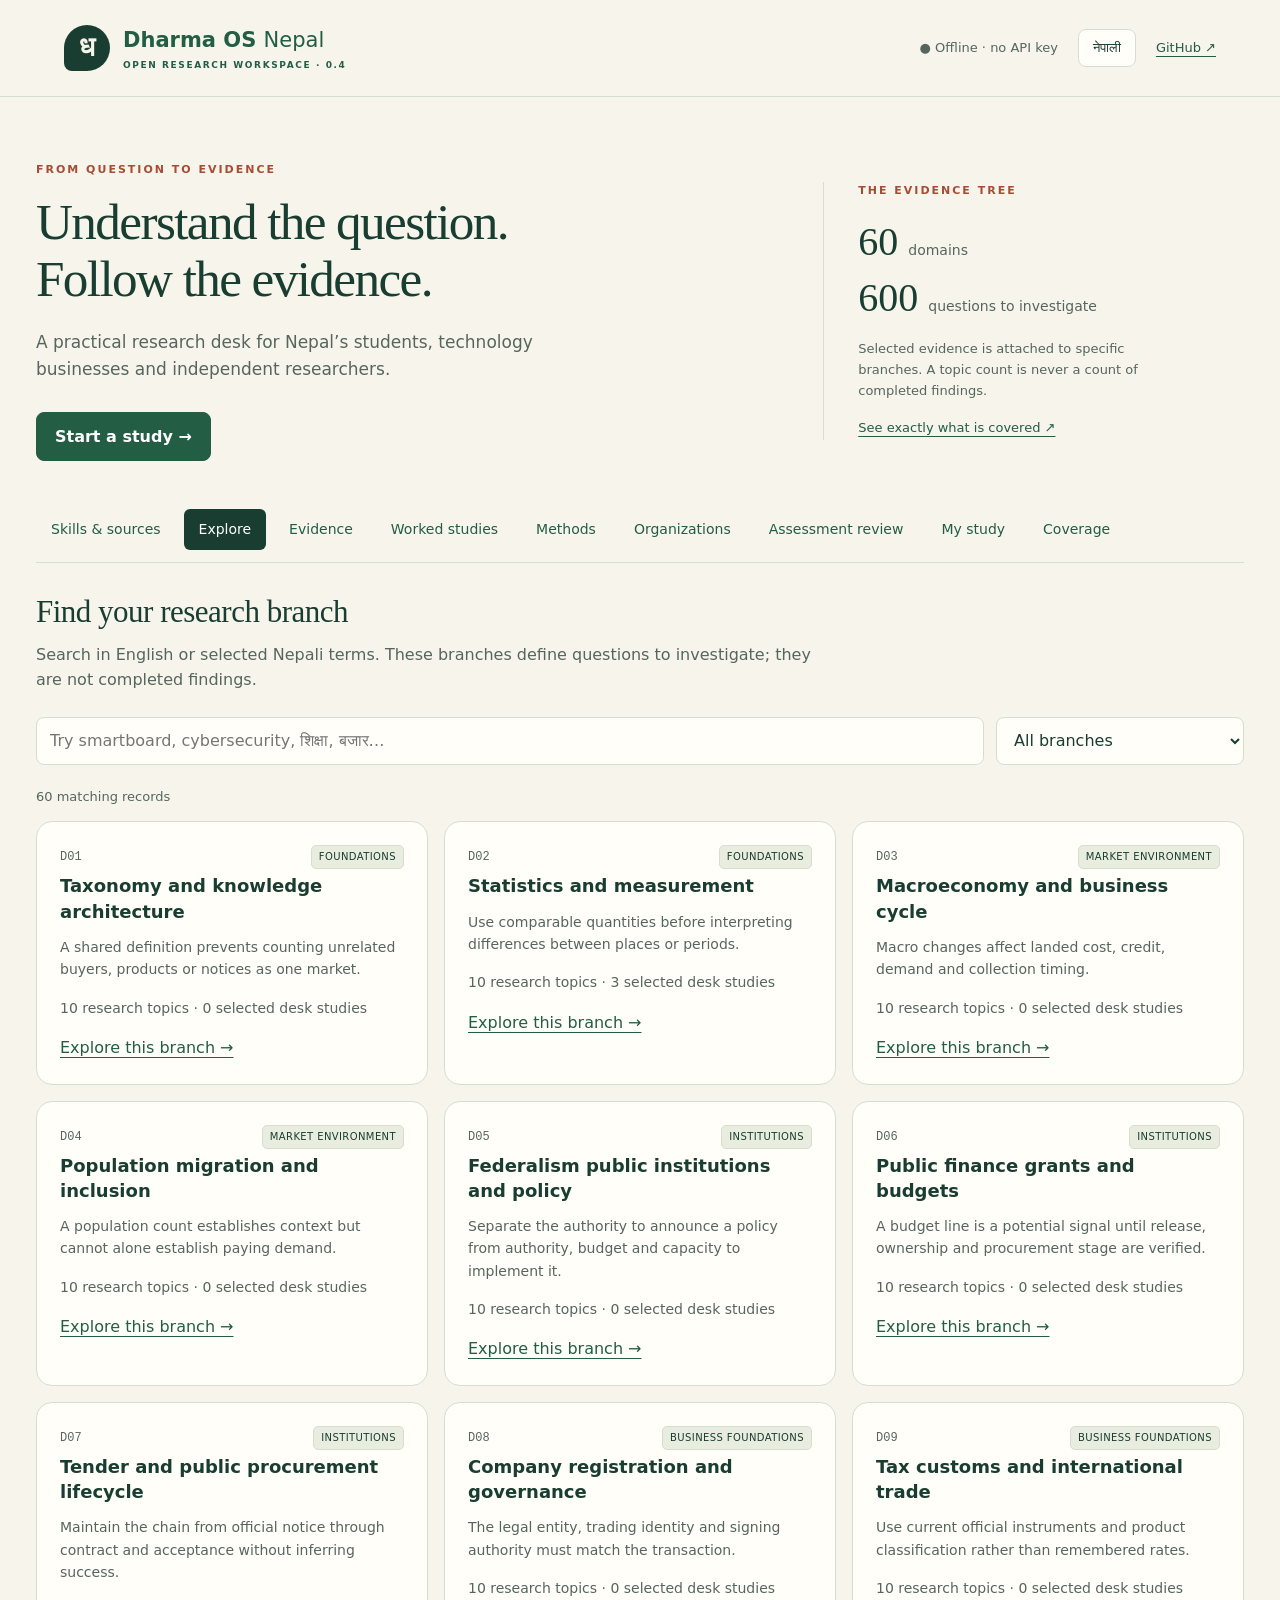
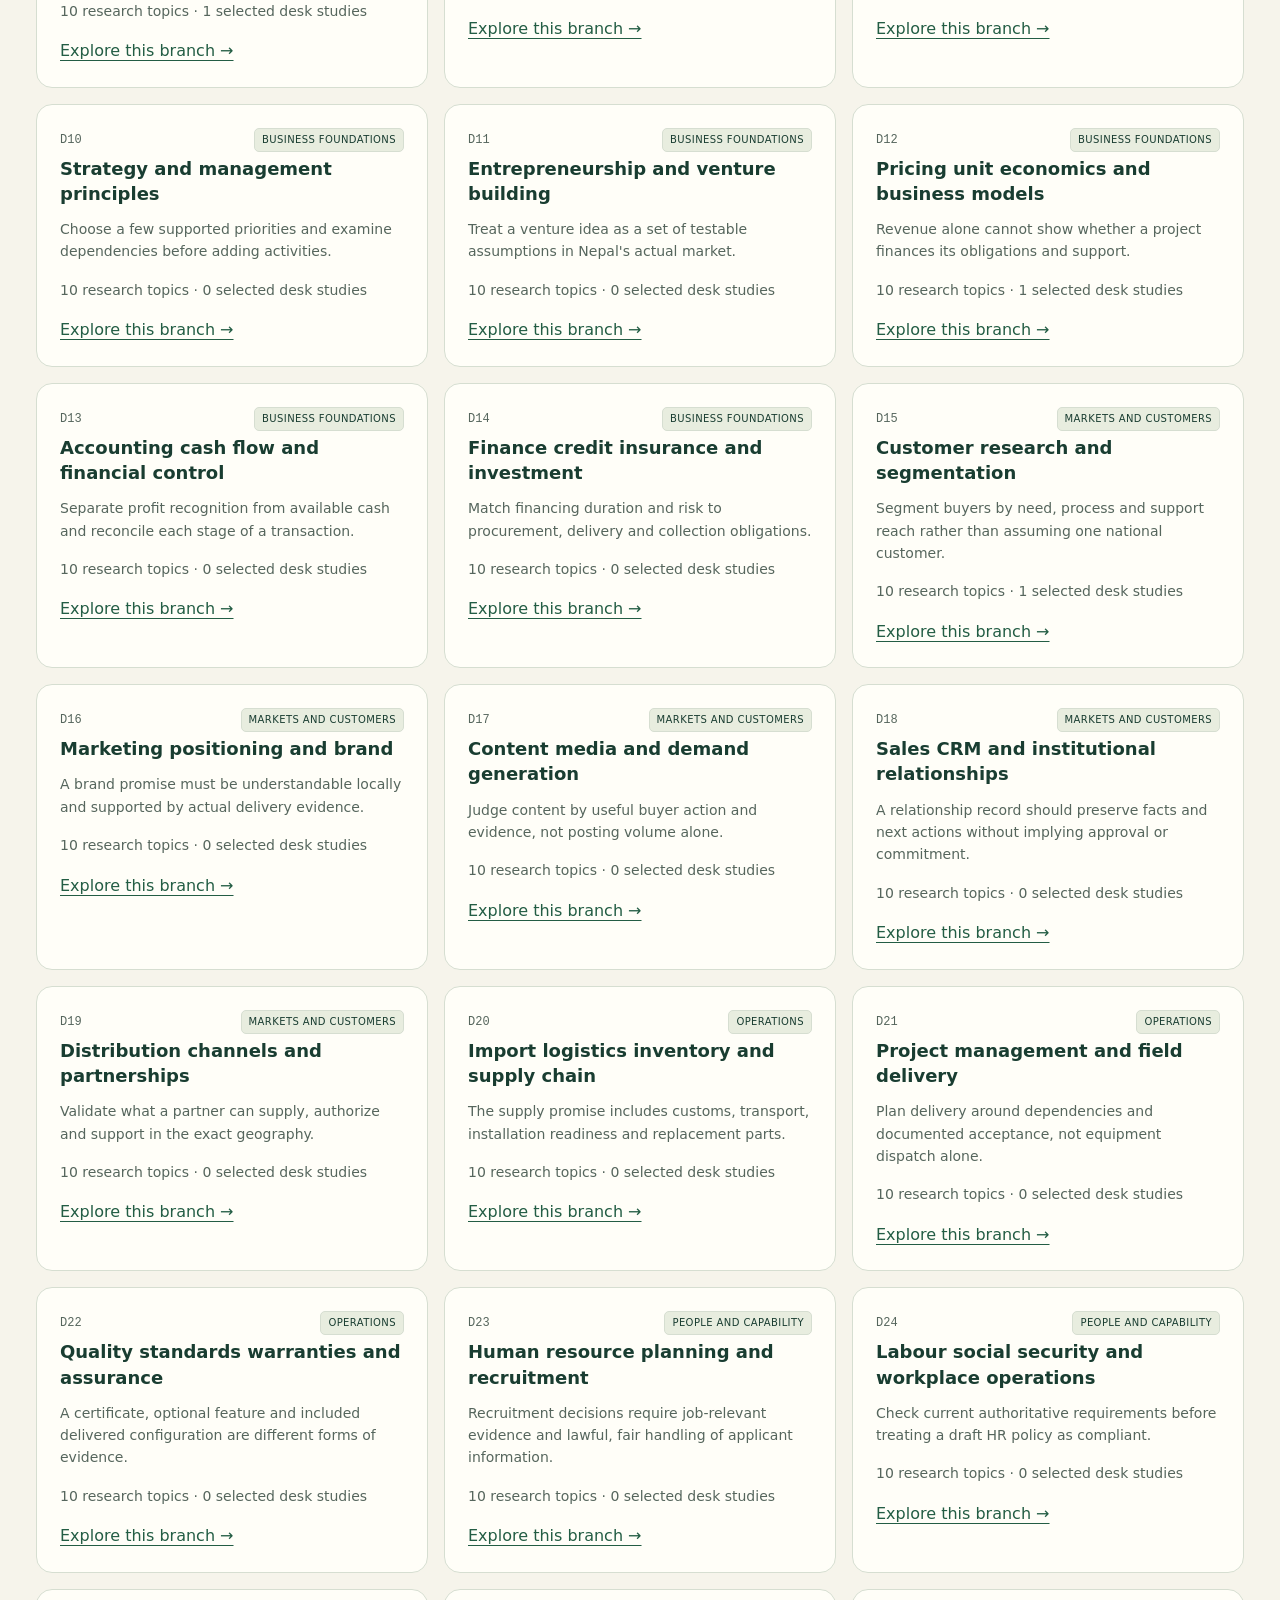
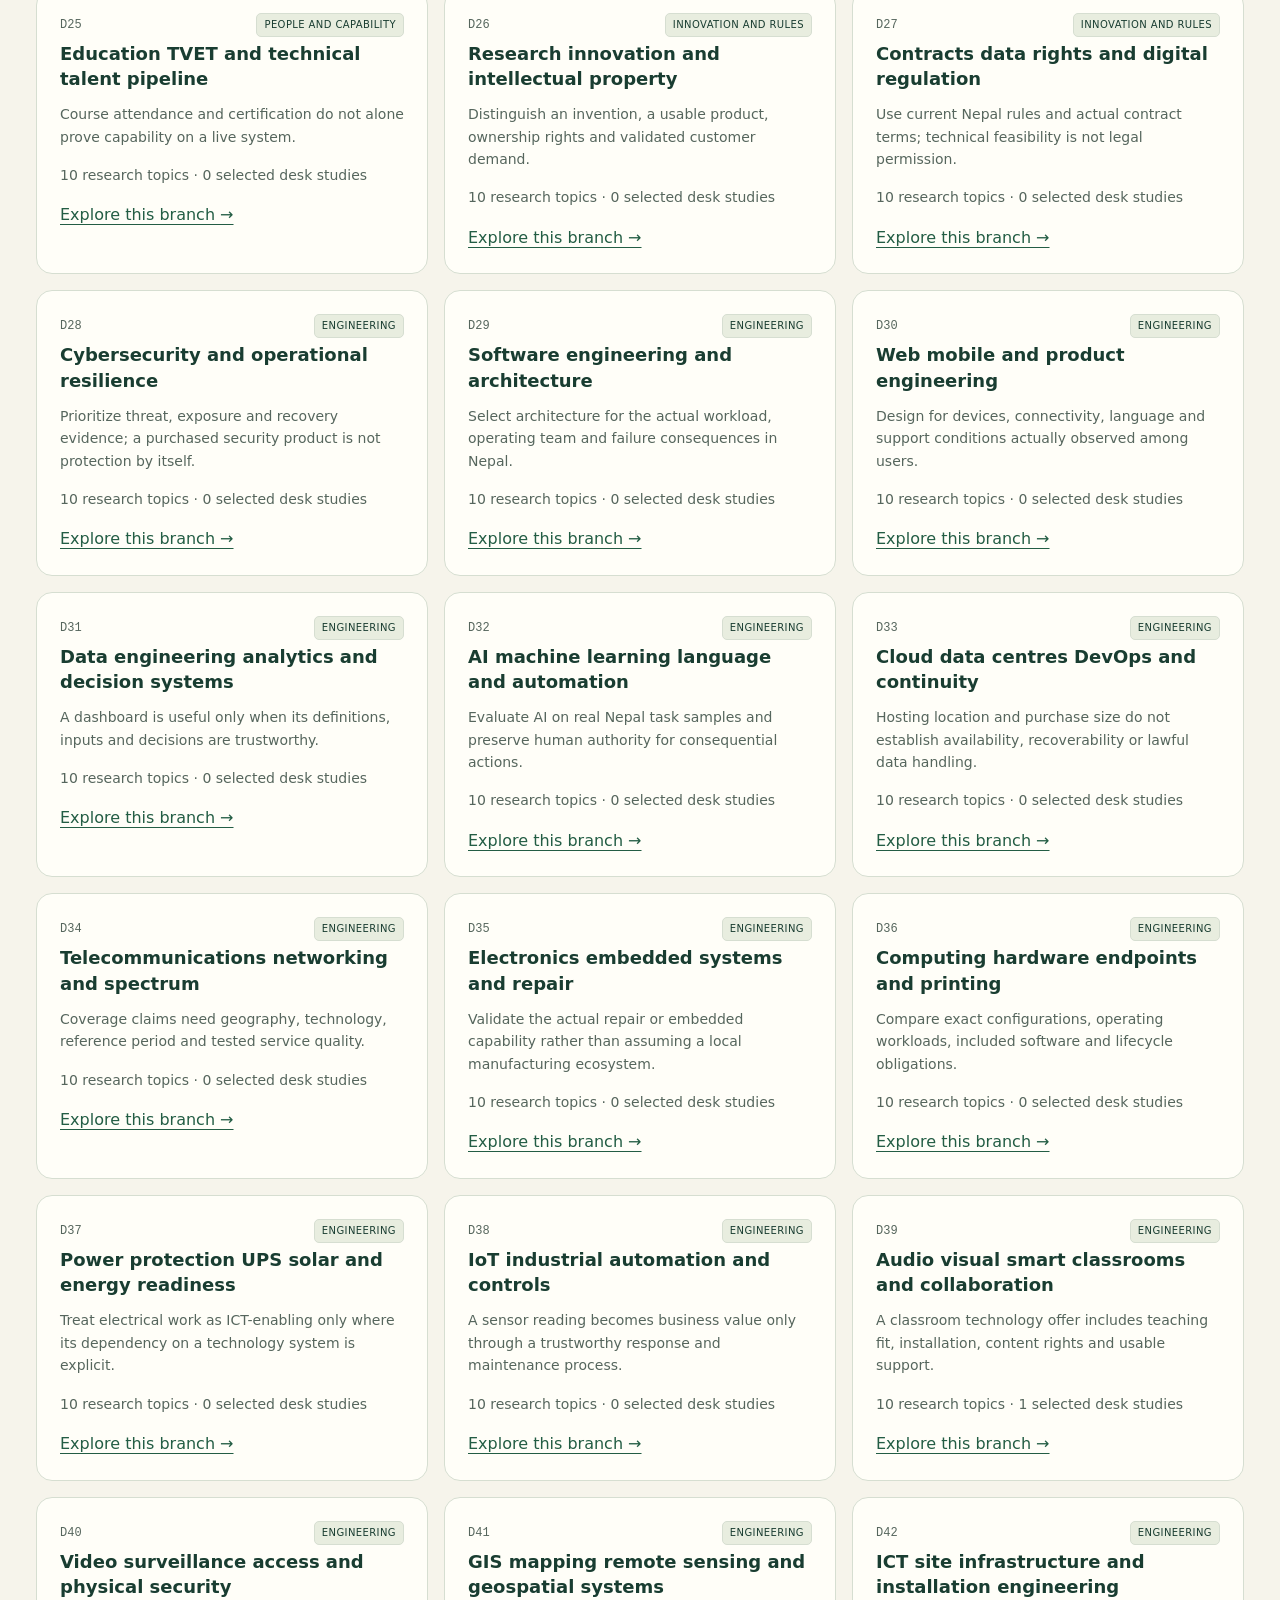
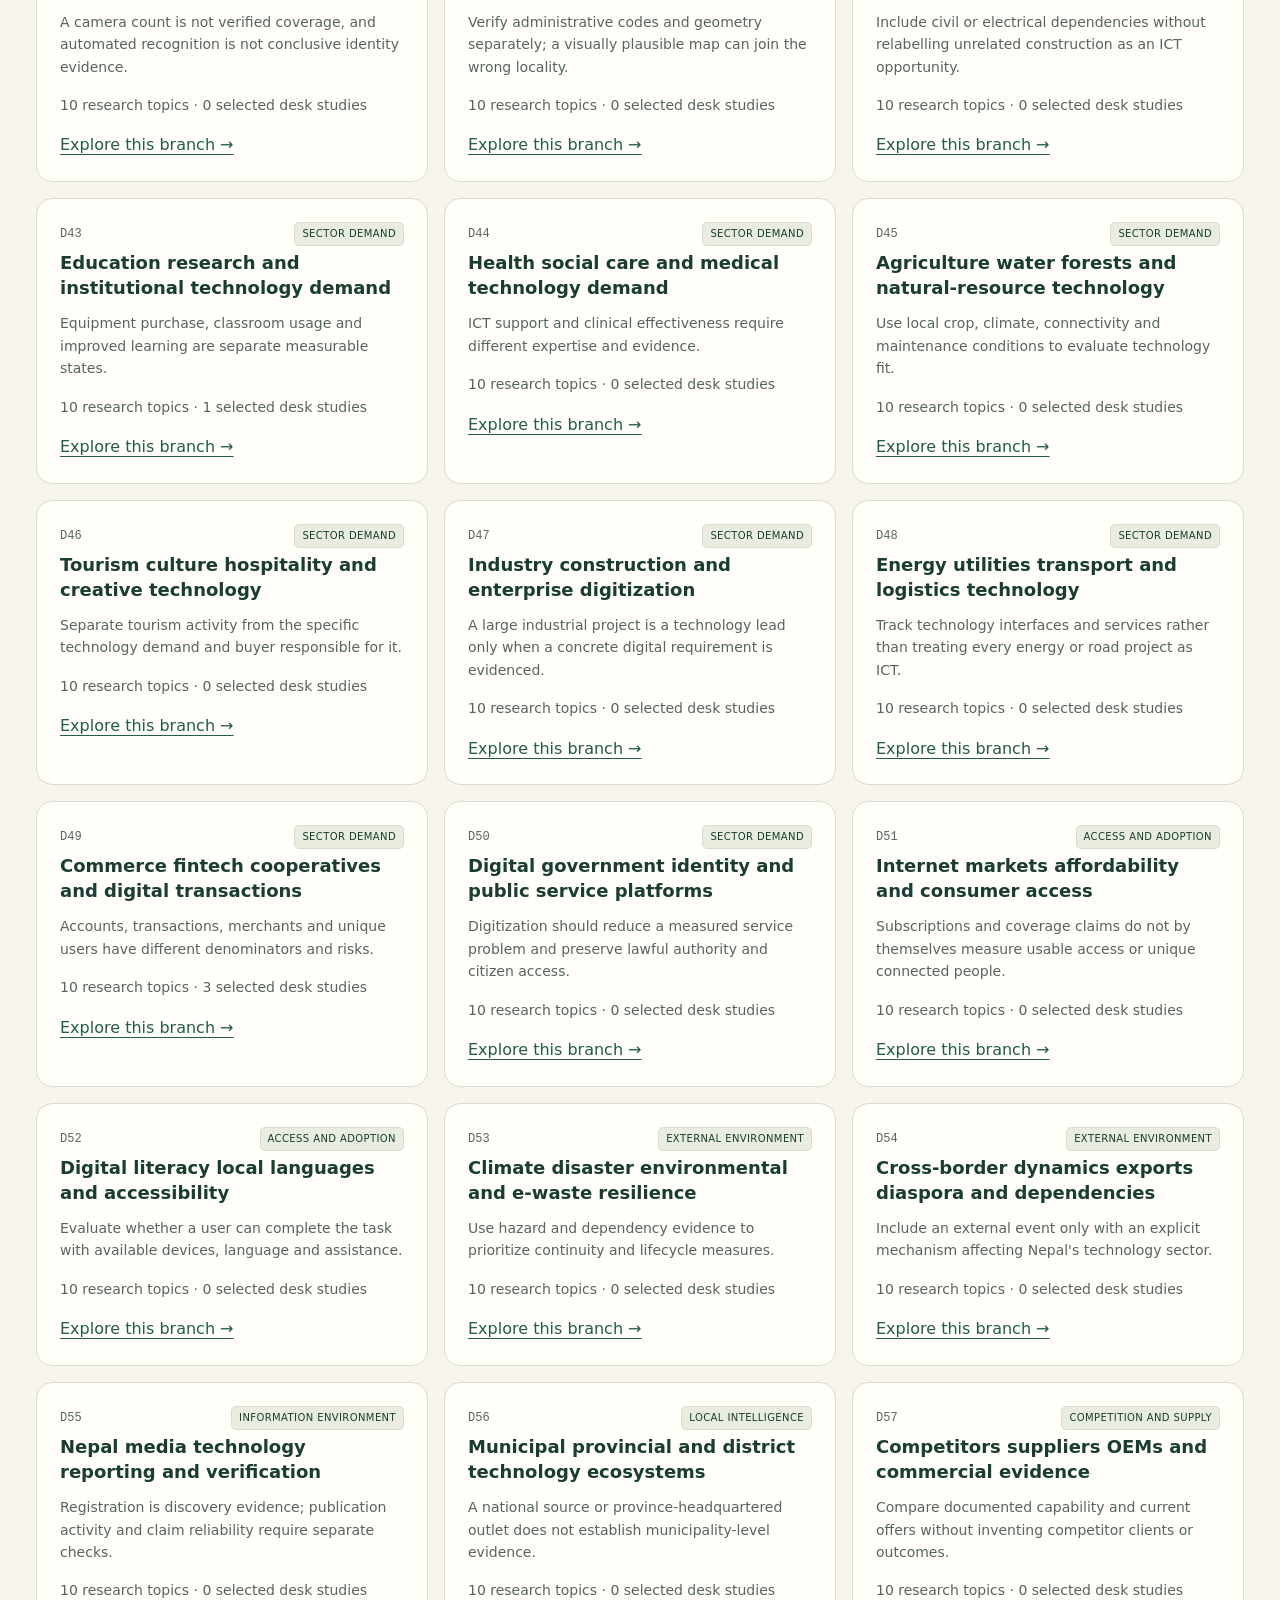
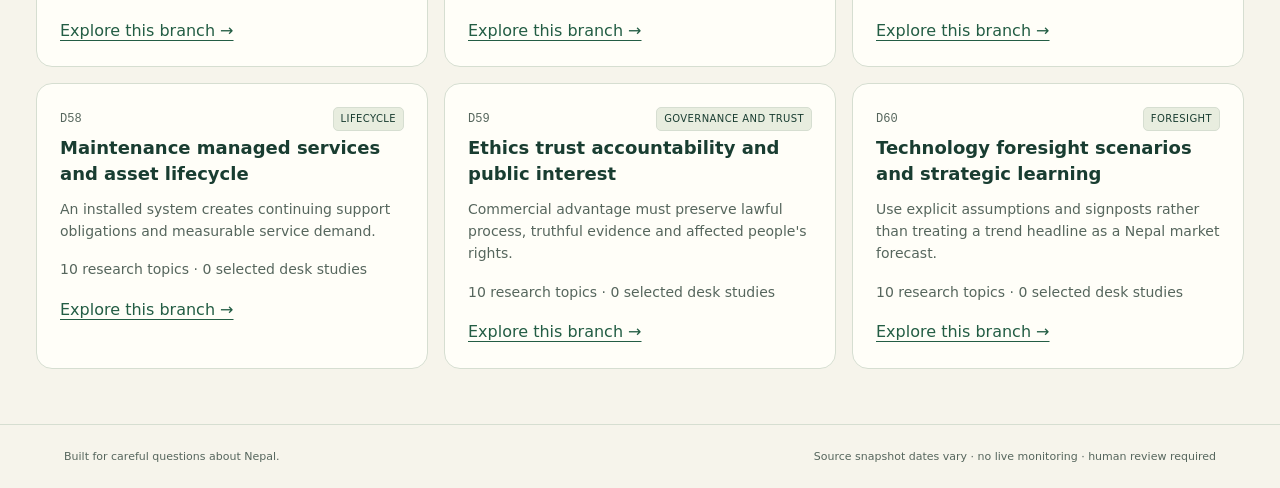
<file: web/index.html>
<!doctype html>
<html lang="en">
<head>
  <meta charset="utf-8"><meta name="viewport" content="width=device-width,initial-scale=1">
  <meta name="description" content="Explore Nepal technology research, check evidence, and build a reproducible study. Works offline without an API key.">
  <meta http-equiv="Content-Security-Policy" content="default-src 'self' file:; script-src 'self' file:; style-src 'self' file:; img-src 'self' file: data:; connect-src 'none'; object-src 'none'; base-uri 'none'; form-action 'none'">
  <title>Dharma OS Nepal · Research workspace</title>
  <link rel="stylesheet" href="style.css">
  <script defer src="catalog.js"></script><script defer src="core.js"></script><script defer src="assessment-core.js"></script><script defer src="assessment.js"></script><script defer src="app.js"></script>
</head>
<body>
  <a class="skip" href="#content">Skip to research</a>
  <header><a class="brand" href="#explore"><span class="mark" aria-hidden="true">ध</span><span>Dharma OS <b>Nepal</b><small>OPEN RESEARCH WORKSPACE · 0.4</small></span></a><div class="header-actions"><span class="offline">● Offline · no API key</span><button id="language" type="button" aria-label="Switch interface language">नेपाली</button><a href="https://github.com/Aryalmilan-max/dharma-os-nepal" target="_blank" rel="noopener noreferrer">GitHub ↗</a></div></header>
  <main>
    <section class="hero"><div><p class="eyebrow" data-en="FROM QUESTION TO EVIDENCE" data-ne="प्रश्नदेखि प्रमाणसम्म">FROM QUESTION TO EVIDENCE</p><h1 data-en="Understand the question.&#10;Follow the evidence." data-ne="प्रश्न बुझ्नुहोस्।&#10;प्रमाण पछ्याउनुहोस्।">Understand the question.&#10;Follow the evidence.</h1><p class="intro" data-en="A practical research desk for Nepal’s students, technology businesses and independent researchers." data-ne="नेपालका विद्यार्थी, प्रविधि व्यवसाय र स्वतन्त्र अनुसन्धानकर्ताका लागि अनुसन्धान कार्यस्थान।">A practical research desk for Nepal’s students, technology businesses and independent researchers.</p><a class="primary" href="#workspace" data-en="Start a study →" data-ne="अध्ययन सुरु गर्नुहोस् →">Start a study →</a></div><aside class="hero-note"><p class="eyebrow">THE EVIDENCE TREE</p><strong>60 <span>domains</span></strong><strong>600 <span>questions to investigate</span></strong><p>Selected evidence is attached to specific branches. A topic count is never a count of completed findings.</p><a href="#coverage">See exactly what is covered ↗</a></aside></section>
    <nav aria-label="Research sections"><a href="library.html">Skills &amp; sources</a><a href="#explore" data-en="Explore" data-ne="खोज्नुहोस्">Explore</a><a href="#evidence" data-en="Evidence" data-ne="प्रमाण">Evidence</a><a href="#studies" data-en="Worked studies" data-ne="अध्ययन उदाहरण">Worked studies</a><a href="#methods" data-en="Methods" data-ne="विधि">Methods</a><a href="#organizations" data-en="Organizations" data-ne="संस्थाका आवश्यकता">Organizations</a><a href="#review" data-en="Assessment review" data-ne="संस्था समीक्षा">Assessment review</a><a href="#workspace" data-en="My study" data-ne="मेरो अध्ययन">My study</a><a href="#coverage" data-en="Coverage" data-ne="अध्ययनको सीमा">Coverage</a></nav>
    <section id="content" tabindex="-1"><div id="view"></div></section>
    <noscript><p>This offline interface needs JavaScript. Read <a href="../README.md">README.md</a> and the linked Markdown studies, or use the Python helper.</p></noscript>
  </main>
  <footer><span>Built for careful questions about Nepal.</span><span>Source snapshot dates vary · no live monitoring · human review required</span></footer>
</body>
</html>
</file>
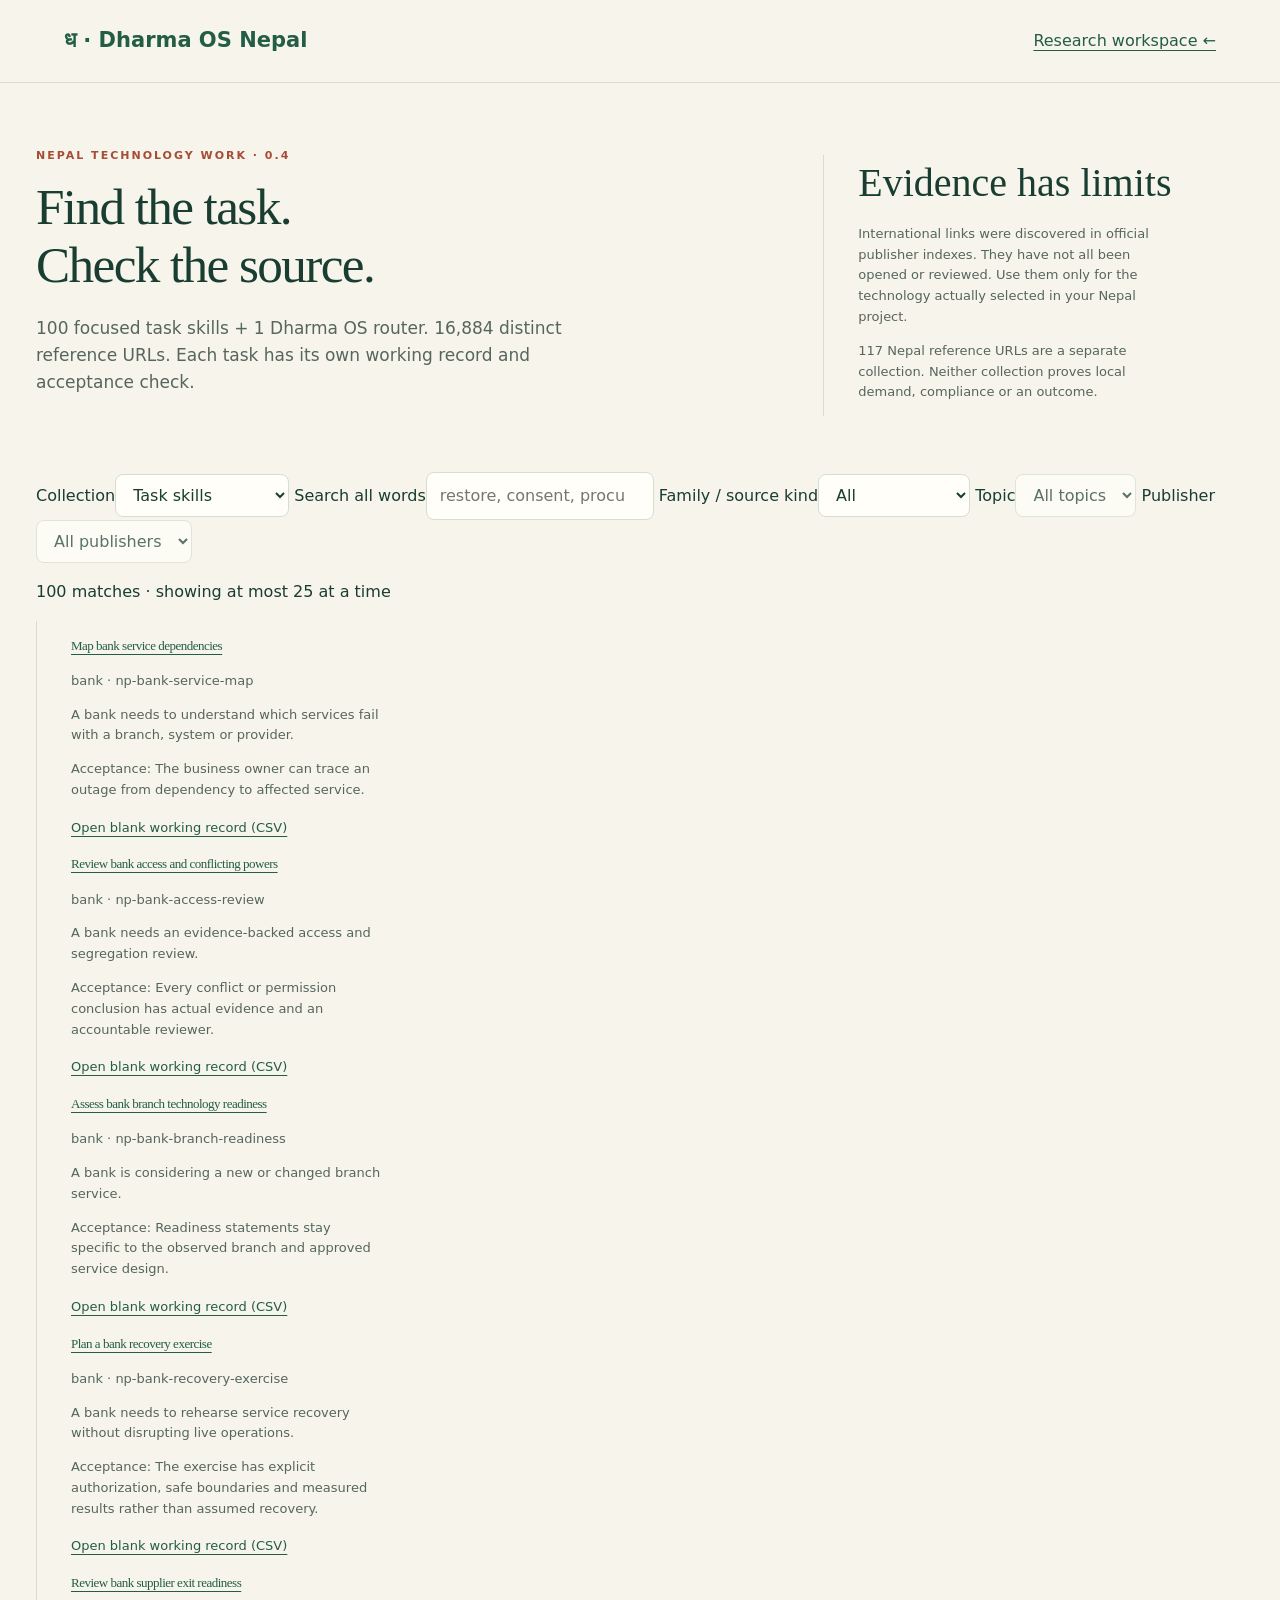
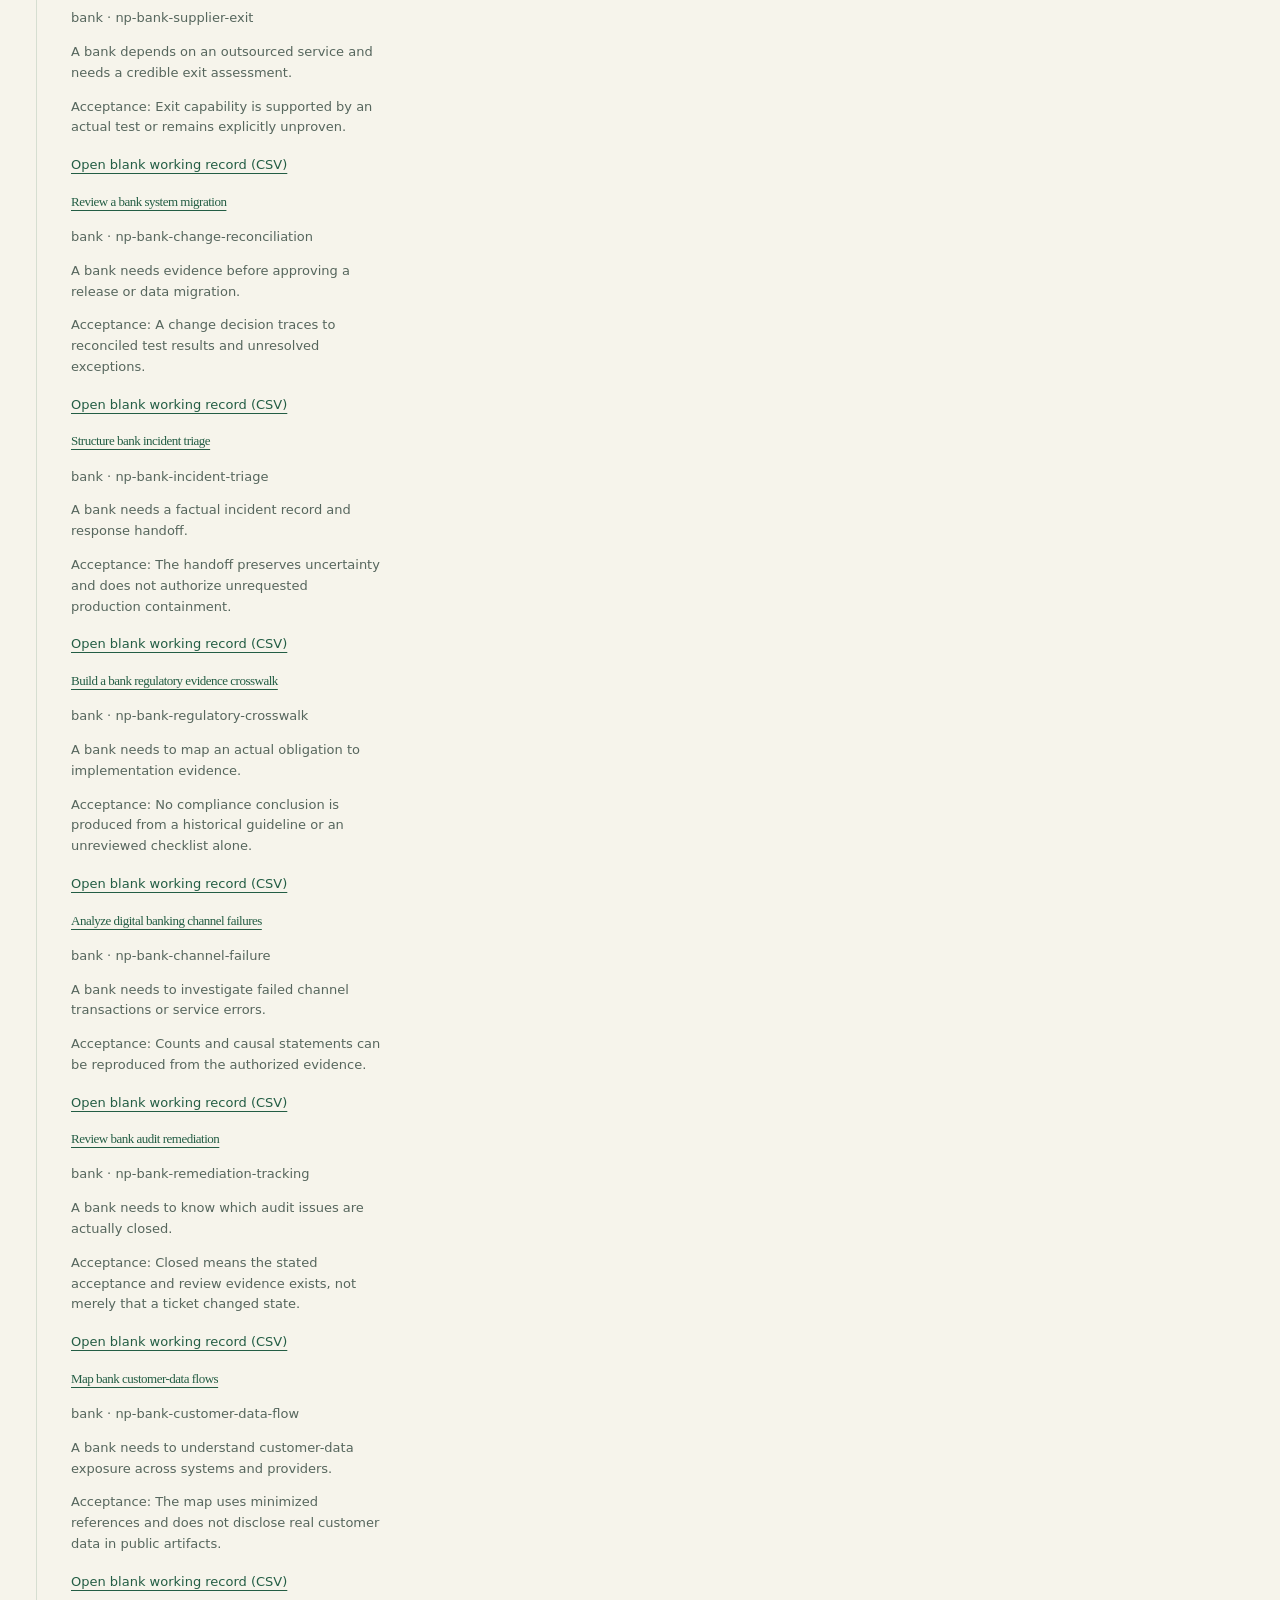
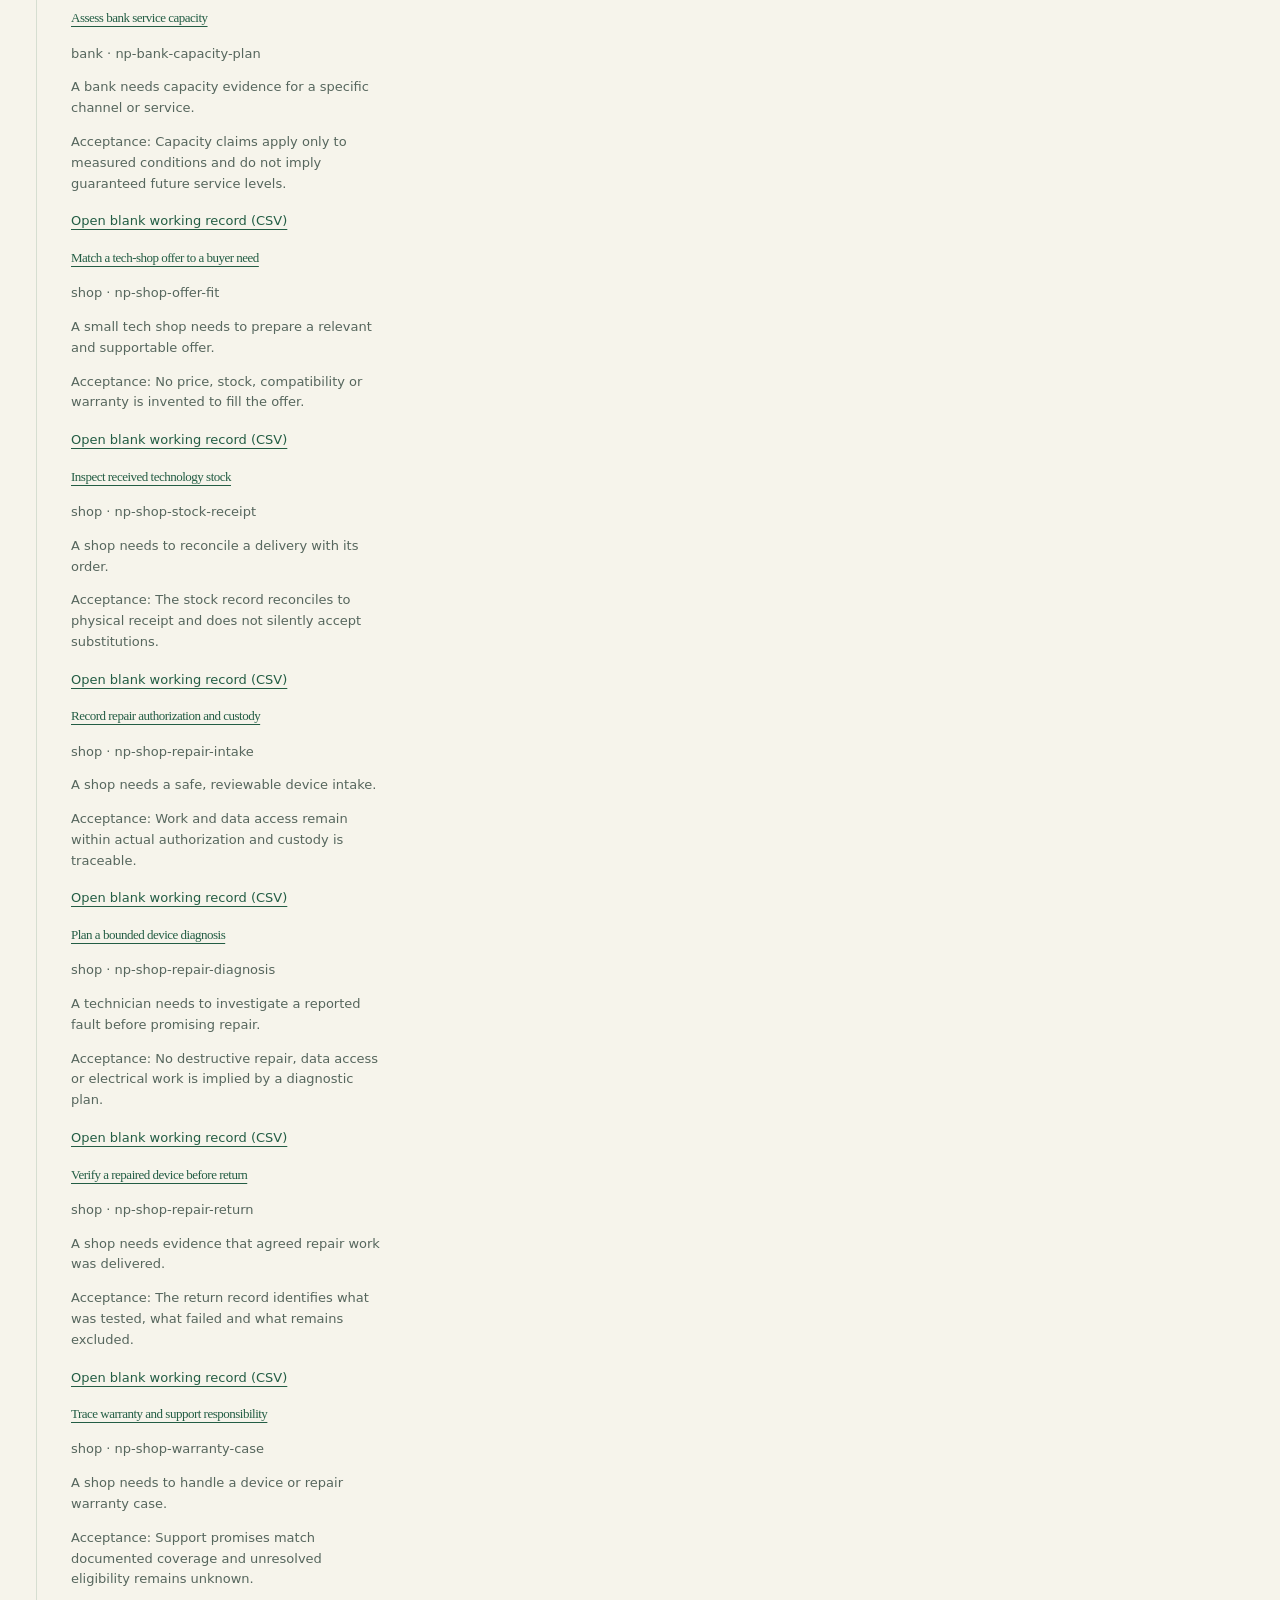
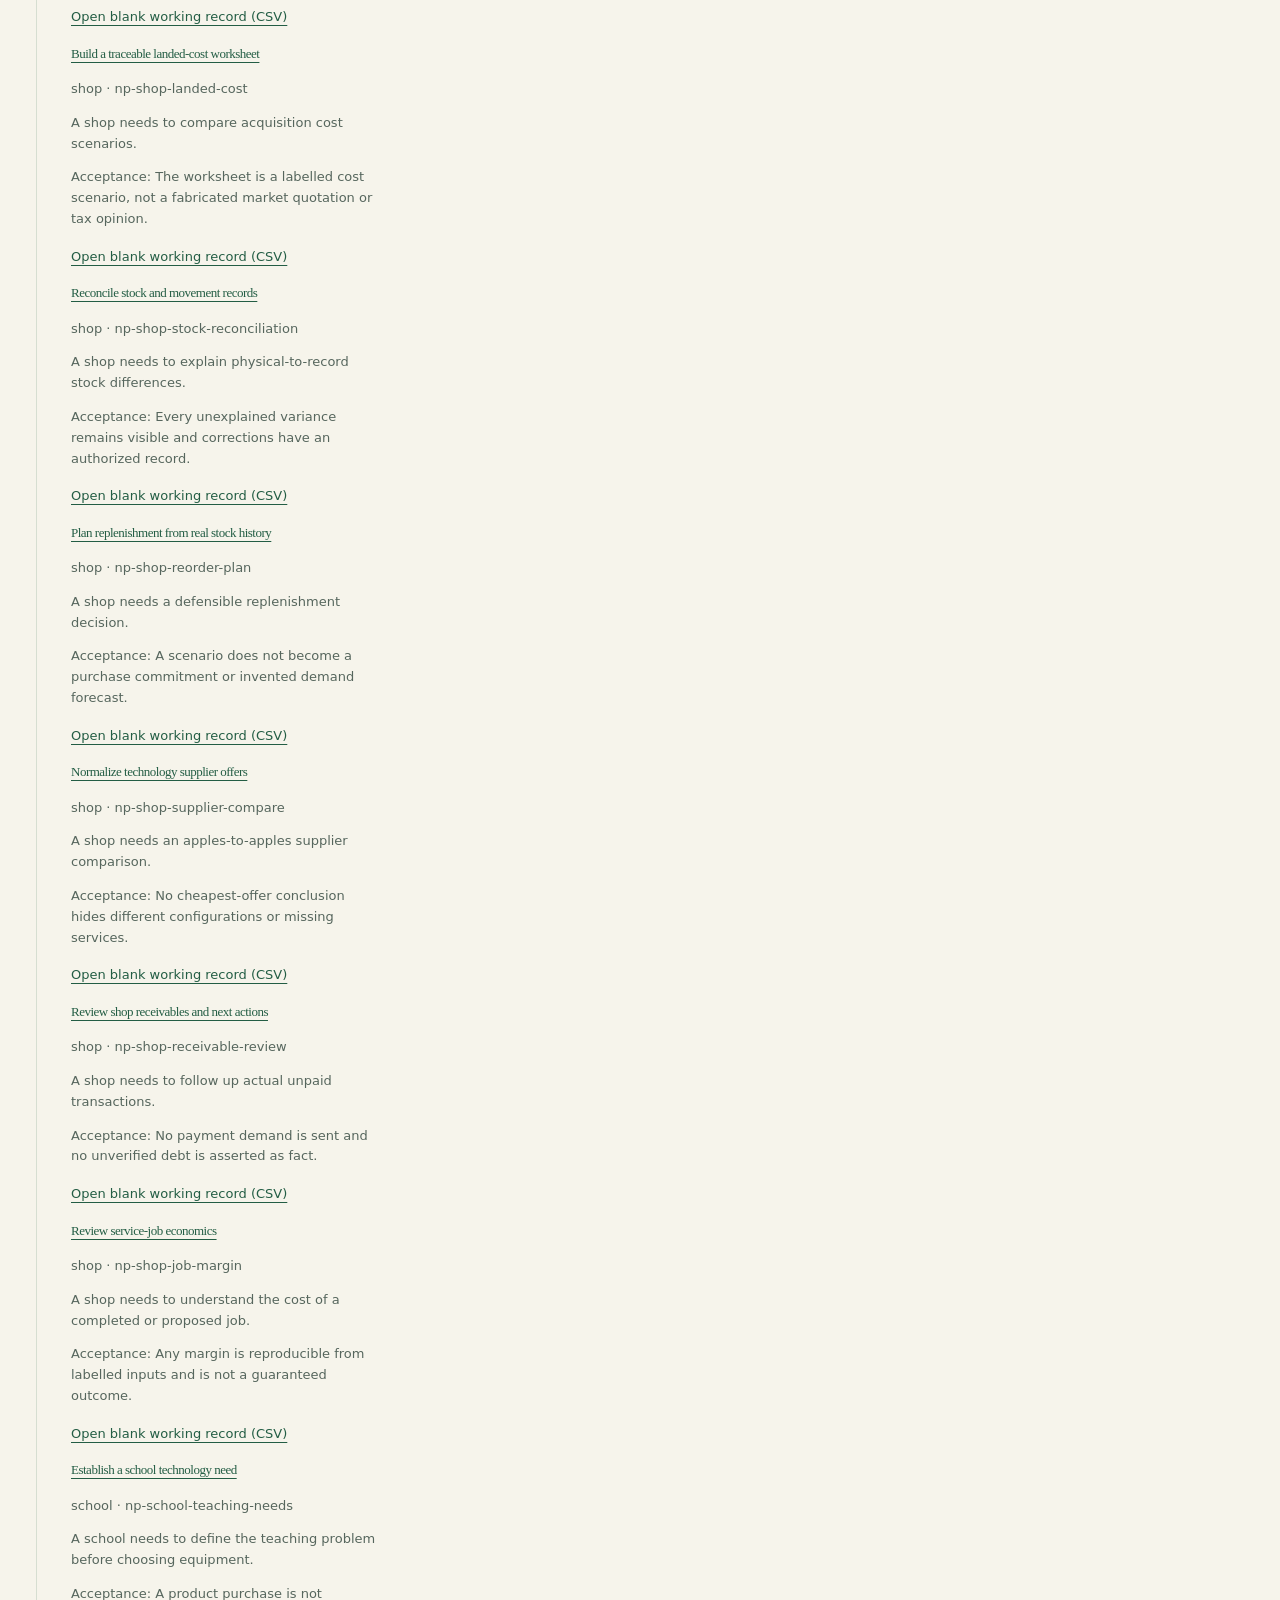
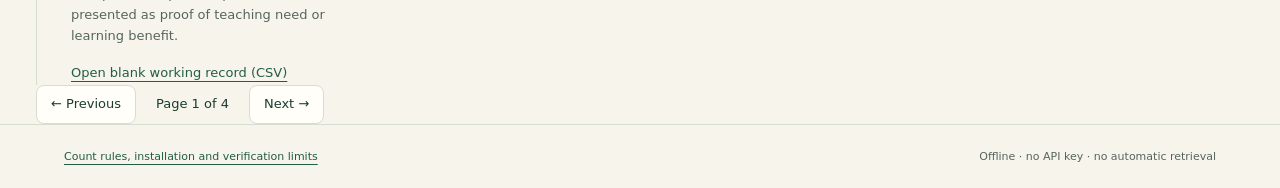
<file: web/library.html>
<!doctype html>
<html lang="en">
<head>
<meta charset="utf-8"><meta name="viewport" content="width=device-width,initial-scale=1">
<meta http-equiv="Content-Security-Policy" content="default-src 'self' file:; script-src 'self' file:; style-src 'self' file:; connect-src 'none'; object-src 'none'; base-uri 'none'">
<title>Dharma OS · Task skills and reference library</title>
<link rel="stylesheet" href="style.css">
<script defer src="library-catalog.js"></script><script defer src="library-core.js"></script><script defer src="library.js"></script>
</head>
<body>
<header><a class="brand" href="index.html">ध · Dharma OS Nepal</a><a href="index.html">Research workspace ←</a></header>
<main>
<section class="hero"><div><p class="eyebrow">NEPAL TECHNOLOGY WORK · 0.4</p><h1>Find the task.<br>Check the source.</h1><p class="intro" id="counts"></p></div><aside class="hero-note"><strong>Evidence has limits</strong><p>International links were discovered in official publisher indexes. They have not all been opened or reviewed. Use them only for the technology actually selected in your Nepal project.</p><p>117 Nepal reference URLs are a separate collection. Neither collection proves local demand, compliance or an outcome.</p></aside></section>
<section aria-label="Library search">
<label for="mode">Collection</label><select id="mode"><option value="skills">Task skills</option><option value="sources">Reference URLs</option></select>
<label for="query">Search all words</label><input id="query" type="search" placeholder="restore, consent, procurement…">
<label for="filter">Family / source kind</label><select id="filter"><option value="">All</option></select>
<label for="topic">Topic</label><select id="topic"><option value="">All topics</option></select>
<label for="publisher">Publisher</label><select id="publisher"><option value="">All publishers</option></select>
<p id="status" role="status" aria-live="polite"></p>
<div id="results"></div>
<div class="header-actions"><button id="previous" type="button">← Previous</button><span id="page"></span><button id="next" type="button">Next →</button></div>
</section>
<noscript>Read <a href="../docs/task-skills.md">the task skill catalog</a> without JavaScript.</noscript>
</main>
<footer><a href="../docs/reference-library.md">Count rules, installation and verification limits</a><span>Offline · no API key · no automatic retrieval</span></footer>
</body></html>
</file>
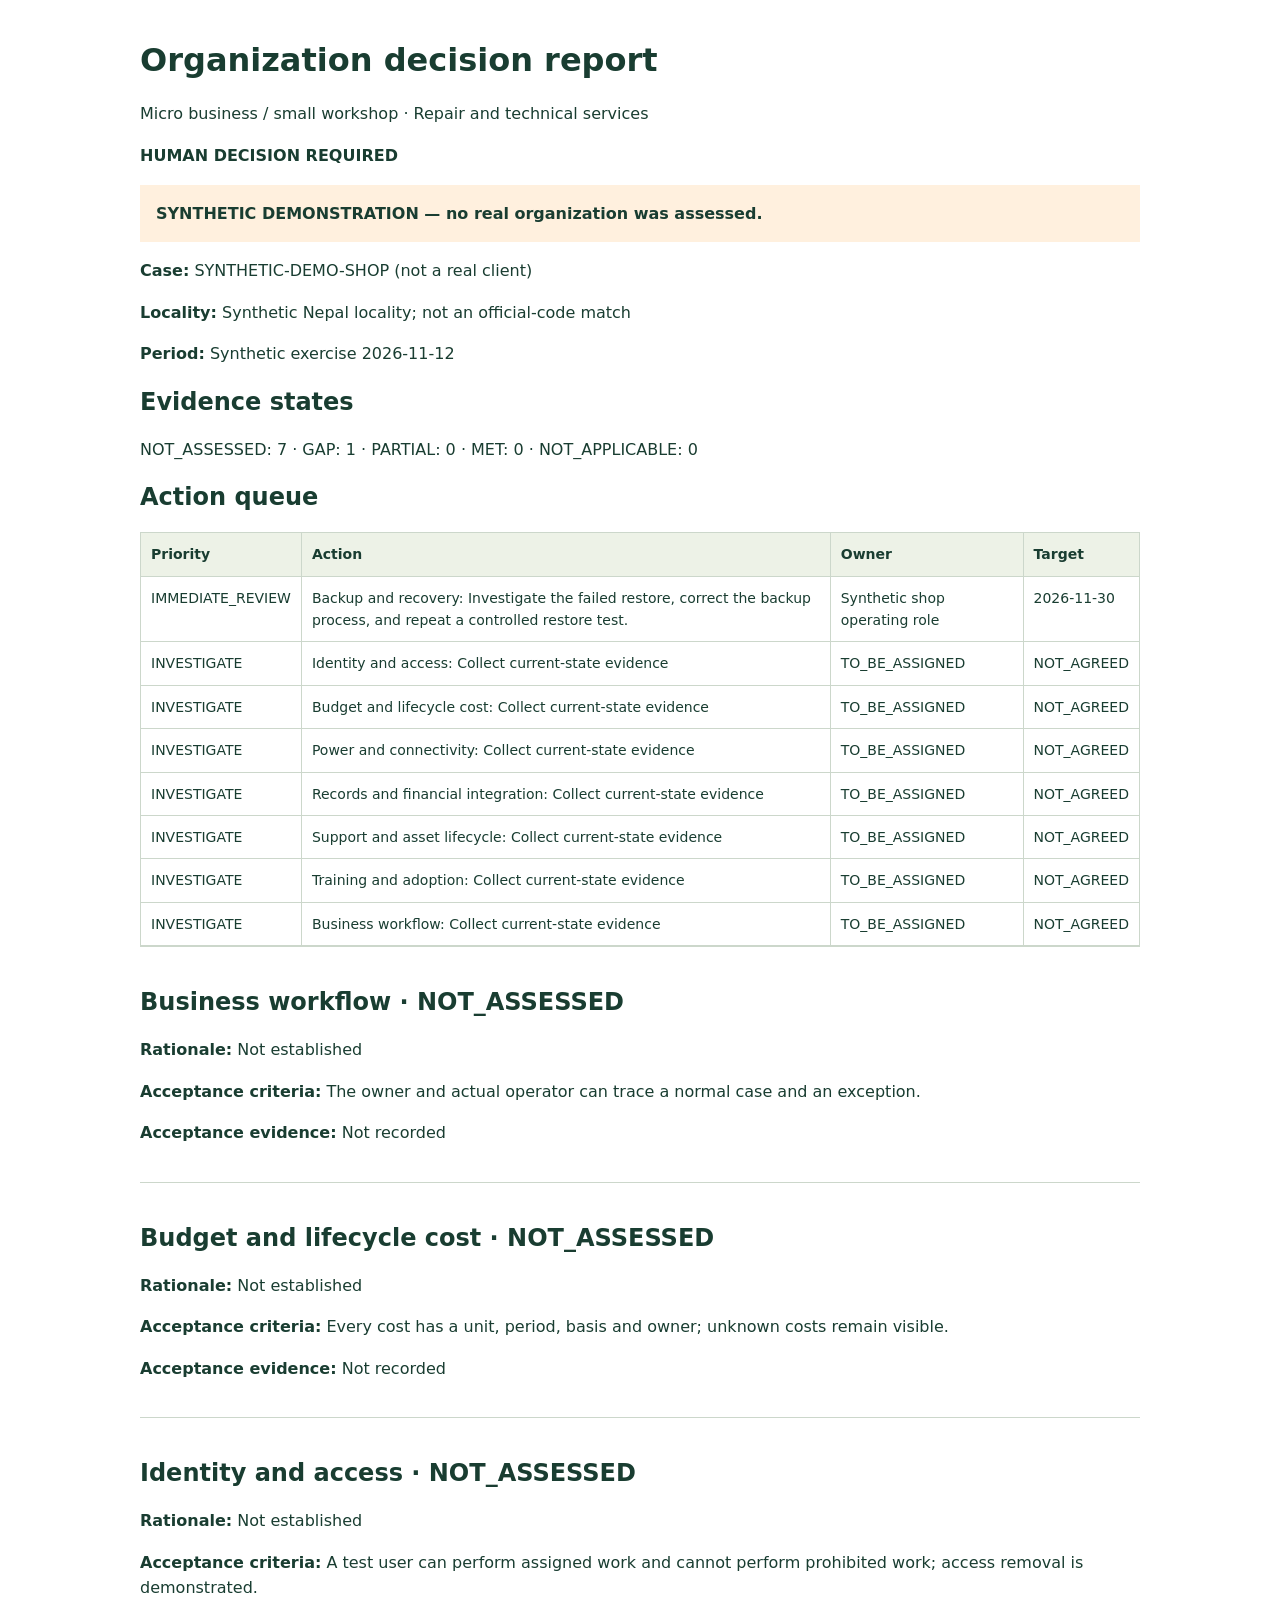
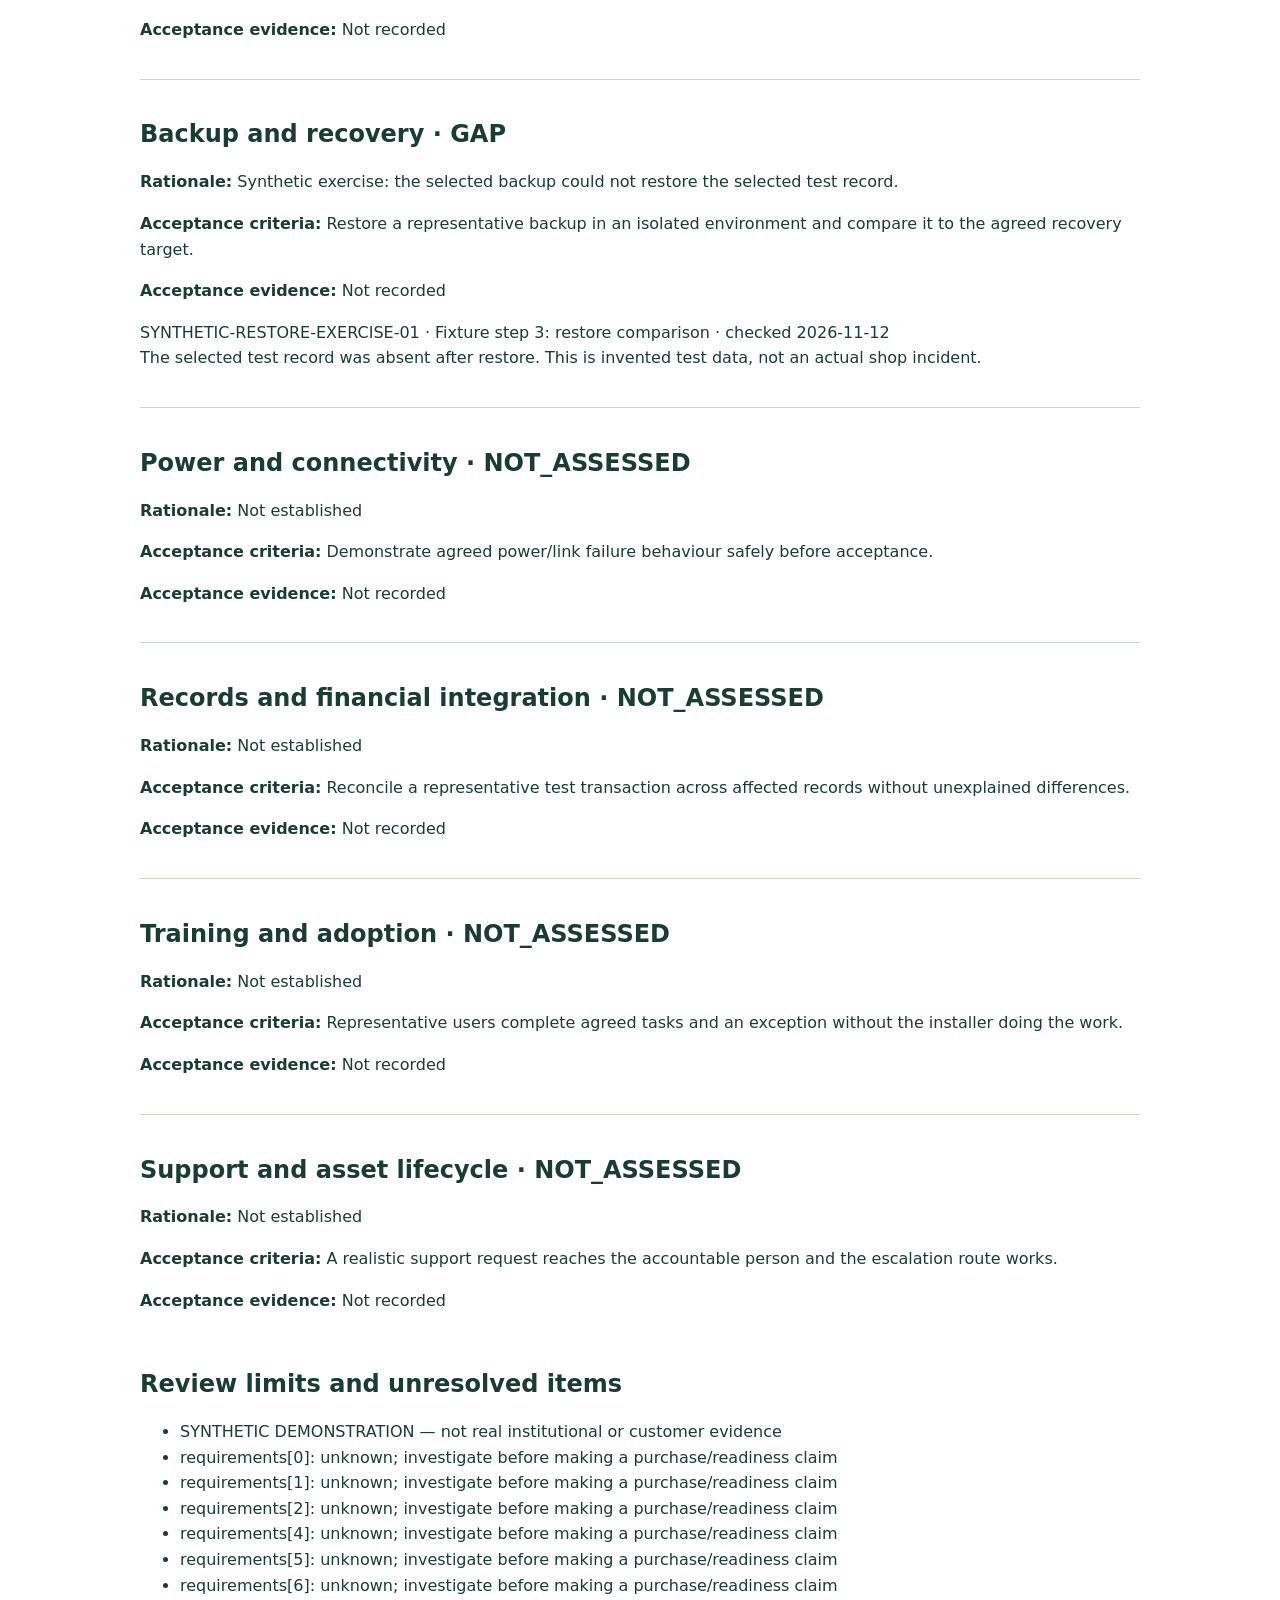
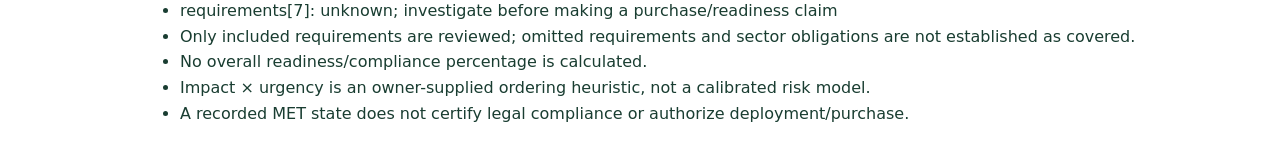
<file: examples/assessment-review/synthetic-shop-report.html>
<!doctype html><html lang="en"><meta charset="utf-8"><meta name="viewport" content="width=device-width,initial-scale=1"><title>Organization decision report</title><style>body{font:16px/1.6 system-ui,sans-serif;color:#193d31;max-width:1000px;margin:40px auto;padding:0 24px}h1,h2{line-height:1.25}table{border-collapse:collapse;width:100%;font-size:14px}td,th{border:1px solid #ccd7cb;padding:10px;text-align:left;vertical-align:top}th{background:#edf2e7}section{border-top:1px solid #ccd7cb;padding:20px 0}a{overflow-wrap:anywhere}.notice{background:#fff0de;padding:16px}@media print{body{margin:0}h2{break-after:avoid}tr{break-inside:avoid}}</style><h1>Organization decision report</h1><p>Micro business / small workshop · Repair and technical services</p><p><b>HUMAN DECISION REQUIRED</b></p><p class="notice"><b>SYNTHETIC DEMONSTRATION — no real organization was assessed.</b></p><p><b>Case:</b> SYNTHETIC-DEMO-SHOP (not a real client)</p><p><b>Locality:</b> Synthetic Nepal locality; not an official-code match</p><p><b>Period:</b> Synthetic exercise 2026-11-12</p><h2>Evidence states</h2><p>NOT_ASSESSED: 7 · GAP: 1 · PARTIAL: 0 · MET: 0 · NOT_APPLICABLE: 0</p><h2>Action queue</h2><table><thead><tr><th>Priority</th><th>Action</th><th>Owner</th><th>Target</th></tr></thead><tbody><tr><td>IMMEDIATE_REVIEW</td><td>Backup and recovery: Investigate the failed restore, correct the backup process, and repeat a controlled restore test.</td><td>Synthetic shop operating role</td><td>2026-11-30</td></tr><tr><td>INVESTIGATE</td><td>Identity and access: Collect current-state evidence</td><td>TO_BE_ASSIGNED</td><td>NOT_AGREED</td></tr><tr><td>INVESTIGATE</td><td>Budget and lifecycle cost: Collect current-state evidence</td><td>TO_BE_ASSIGNED</td><td>NOT_AGREED</td></tr><tr><td>INVESTIGATE</td><td>Power and connectivity: Collect current-state evidence</td><td>TO_BE_ASSIGNED</td><td>NOT_AGREED</td></tr><tr><td>INVESTIGATE</td><td>Records and financial integration: Collect current-state evidence</td><td>TO_BE_ASSIGNED</td><td>NOT_AGREED</td></tr><tr><td>INVESTIGATE</td><td>Support and asset lifecycle: Collect current-state evidence</td><td>TO_BE_ASSIGNED</td><td>NOT_AGREED</td></tr><tr><td>INVESTIGATE</td><td>Training and adoption: Collect current-state evidence</td><td>TO_BE_ASSIGNED</td><td>NOT_AGREED</td></tr><tr><td>INVESTIGATE</td><td>Business workflow: Collect current-state evidence</td><td>TO_BE_ASSIGNED</td><td>NOT_AGREED</td></tr></tbody></table><section><h2>Business workflow · NOT_ASSESSED</h2><p><b>Rationale:</b> Not established</p><p><b>Acceptance criteria:</b> The owner and actual operator can trace a normal case and an exception.</p><p><b>Acceptance evidence:</b> Not recorded</p></section><section><h2>Budget and lifecycle cost · NOT_ASSESSED</h2><p><b>Rationale:</b> Not established</p><p><b>Acceptance criteria:</b> Every cost has a unit, period, basis and owner; unknown costs remain visible.</p><p><b>Acceptance evidence:</b> Not recorded</p></section><section><h2>Identity and access · NOT_ASSESSED</h2><p><b>Rationale:</b> Not established</p><p><b>Acceptance criteria:</b> A test user can perform assigned work and cannot perform prohibited work; access removal is demonstrated.</p><p><b>Acceptance evidence:</b> Not recorded</p></section><section><h2>Backup and recovery · GAP</h2><p><b>Rationale:</b> Synthetic exercise: the selected backup could not restore the selected test record.</p><p><b>Acceptance criteria:</b> Restore a representative backup in an isolated environment and compare it to the agreed recovery target.</p><p><b>Acceptance evidence:</b> Not recorded</p><p>SYNTHETIC-RESTORE-EXERCISE-01 · Fixture step 3: restore comparison · checked 2026-11-12<br>The selected test record was absent after restore. This is invented test data, not an actual shop incident.</p></section><section><h2>Power and connectivity · NOT_ASSESSED</h2><p><b>Rationale:</b> Not established</p><p><b>Acceptance criteria:</b> Demonstrate agreed power/link failure behaviour safely before acceptance.</p><p><b>Acceptance evidence:</b> Not recorded</p></section><section><h2>Records and financial integration · NOT_ASSESSED</h2><p><b>Rationale:</b> Not established</p><p><b>Acceptance criteria:</b> Reconcile a representative test transaction across affected records without unexplained differences.</p><p><b>Acceptance evidence:</b> Not recorded</p></section><section><h2>Training and adoption · NOT_ASSESSED</h2><p><b>Rationale:</b> Not established</p><p><b>Acceptance criteria:</b> Representative users complete agreed tasks and an exception without the installer doing the work.</p><p><b>Acceptance evidence:</b> Not recorded</p></section><section><h2>Support and asset lifecycle · NOT_ASSESSED</h2><p><b>Rationale:</b> Not established</p><p><b>Acceptance criteria:</b> A realistic support request reaches the accountable person and the escalation route works.</p><p><b>Acceptance evidence:</b> Not recorded</p></section><h2>Review limits and unresolved items</h2><ul><li>SYNTHETIC DEMONSTRATION — not real institutional or customer evidence</li><li>requirements[0]: unknown; investigate before making a purchase/readiness claim</li><li>requirements[1]: unknown; investigate before making a purchase/readiness claim</li><li>requirements[2]: unknown; investigate before making a purchase/readiness claim</li><li>requirements[4]: unknown; investigate before making a purchase/readiness claim</li><li>requirements[5]: unknown; investigate before making a purchase/readiness claim</li><li>requirements[6]: unknown; investigate before making a purchase/readiness claim</li><li>requirements[7]: unknown; investigate before making a purchase/readiness claim</li><li>Only included requirements are reviewed; omitted requirements and sector obligations are not established as covered.</li><li>No overall readiness/compliance percentage is calculated.</li><li>Impact × urgency is an owner-supplied ordering heuristic, not a calibrated risk model.</li><li>A recorded MET state does not certify legal compliance or authorize deployment/purchase.</li></ul></html>
</file>
<file: web/style.css>
:root{--paper:#f6f4eb;--ink:#193d31;--muted:#56665d;--line:#d6ded1;--green:#235d44;--light:#e8eddf;--warm:#a54d35;--white:#fffef8;--radius:16px}*{box-sizing:border-box}body{margin:0;background:var(--paper);color:var(--ink);font:16px/1.6 system-ui,-apple-system,BlinkMacSystemFont,"Segoe UI",sans-serif}a{color:var(--green);text-underline-offset:4px}button,input,select,textarea{font:inherit}button,a,input,select,textarea{touch-action:manipulation}button{cursor:pointer}button:focus-visible,a:focus-visible,input:focus-visible,select:focus-visible,textarea:focus-visible{outline:3px solid #b45a37;outline-offset:4px}header{display:flex;align-items:center;justify-content:space-between;gap:24px;padding:24px 5%;border-bottom:1px solid var(--line)}.brand{display:flex;align-items:center;gap:13px;text-decoration:none;font-size:21px;font-weight:650}.brand b{font-weight:400}.brand small{display:block;font-size:9px;letter-spacing:1.6px;font-weight:600}.mark{background:var(--ink);color:var(--paper);border-radius:50% 50% 50% 8px;width:46px;height:46px;text-align:center;font-size:27px;line-height:43px}.header-actions{display:flex;align-items:center;gap:20px;font-size:13px}.offline{color:var(--muted)}button,.secondary{background:var(--white);border:1px solid var(--line);color:var(--ink);border-radius:8px;padding:8px 14px}main{max-width:1280px;margin:auto;padding:0 36px}.hero{display:grid;grid-template-columns:1.7fr 1fr;gap:72px;padding:64px 0 48px;align-items:center}.eyebrow{font-size:11px;letter-spacing:2px;font-weight:750;color:var(--warm);margin:0 0 14px}h1{font:500 clamp(32px,4vw,54px)/1.12 Georgia,serif;letter-spacing:-1.6px;white-space:pre-line;margin:0 0 22px}.intro{max-width:570px;color:var(--muted);font-size:17px;margin:0 0 28px}.primary{display:inline-block;border:1px solid var(--green);background:var(--green);color:white;padding:11px 18px;border-radius:8px;text-decoration:none;font-weight:600}.hero-note{border-left:1px solid var(--line);padding-left:34px}.hero-note strong{display:block;font:500 40px/1.4 Georgia,serif}.hero-note strong span{font:14px system-ui;color:var(--muted)}.hero-note p:not(.eyebrow){font-size:13px;max-width:310px;color:var(--muted)}.hero-note a{font-size:13px}nav{display:flex;gap:8px;border-bottom:1px solid var(--line);padding:0 0 12px;overflow-x:auto}nav a{white-space:nowrap;text-decoration:none;padding:9px 15px;border-radius:6px;font-size:14px}nav a[aria-current=page]{background:var(--ink);color:white}#content{padding:30px 0 55px;min-height:550px}h2{font:500 31px/1.2 Georgia,serif;letter-spacing:-.5px;margin:0 0 12px}h3{font-size:18px;line-height:1.4;margin:4px 0 12px}h4{margin:18px 0 6px}.description{color:var(--muted);max-width:800px;margin:0 0 24px}.toolbar{display:flex;flex-wrap:wrap;gap:12px;margin:22px 0}.toolbar input{flex:1;min-width:180px}input,select,textarea{border:1px solid var(--line);background:var(--white);border-radius:8px;padding:10px 13px;color:var(--ink);max-width:100%}textarea{resize:vertical;min-height:90px}.grid{display:grid;grid-template-columns:repeat(3,minmax(0,1fr));gap:16px}.card{background:var(--white);border:1px solid var(--line);border-radius:var(--radius);padding:23px;min-width:0;overflow-wrap:anywhere}.card p{font-size:14px;color:var(--muted);margin:9px 0 16px}.card .topline{display:flex;align-items:center;justify-content:space-between;gap:10px}.tag{display:inline-block;font-size:10px;letter-spacing:.4px;border:1px solid var(--line);background:var(--light);border-radius:5px;padding:3px 7px;text-transform:uppercase}.tag.review{background:#f6eade;border-color:#e5cfb9;color:#86412b}.id{font:12px ui-monospace,monospace;color:var(--muted)}.card button{font-size:13px}.wide{grid-column:1/-1}.empty,.notice{padding:18px 22px;background:var(--light);border-radius:10px;font-size:14px;margin:20px 0}.notice.warn{background:#f6eade;color:#753d26}.count{font-size:13px;color:var(--muted);margin:14px 0}.detail{max-width:920px}.back{margin-bottom:20px}.detail .card{margin:18px 0}.detail ul{padding-left:22px}.detail li{margin:7px 0}.source-link{overflow-wrap:anywhere}.numeric{font-variant-numeric:tabular-nums;font-size:32px;font-weight:650;letter-spacing:-1px}.metric-unit{font-size:12px;color:var(--muted)}.actions{display:flex;flex-wrap:wrap;gap:10px;align-items:center;margin:16px 0}.table-wrap{overflow-x:auto}table{width:100%;border-collapse:collapse;text-align:left;font-size:13px}th,td{border-bottom:1px solid var(--line);padding:11px 13px;vertical-align:top}th{background:var(--light)}.form-grid{display:grid;grid-template-columns:1fr 1fr;gap:16px}.form-grid label{display:flex;flex-direction:column;font-size:13px;font-weight:600;gap:6px}.form-grid .full{grid-column:1/-1}.panel{background:var(--white);border:1px solid var(--line);border-radius:var(--radius);padding:26px;margin:20px 0}.claims{list-style:none;padding:0}.claims>li{border-top:1px solid var(--line);padding:15px 0}.claims .remove{font-size:12px;margin-left:10px}.mini{font-size:12px;color:var(--muted)}.bad{color:#9e302b}.good{color:var(--green)}.review-list{margin-top:10px}.file-label{display:inline-flex;align-items:center;gap:8px;font-size:13px}.file-label input{font-size:12px;padding:5px;max-width:270px}details{border-top:1px solid var(--line);padding:12px 0}summary{cursor:pointer;font-weight:600}footer{border-top:1px solid var(--line);padding:23px 5%;display:flex;justify-content:space-between;gap:20px;font-size:11px;color:var(--muted)}.skip{position:fixed;top:-100px;left:10px;z-index:10;background:white;padding:12px}.skip:focus{top:10px}.sr{position:absolute;width:1px;height:1px;padding:0;overflow:hidden;clip:rect(0,0,0,0)}[hidden]{display:none!important}@media(max-width:900px){.hero{gap:30px}.grid{grid-template-columns:repeat(2,minmax(0,1fr))}.header-actions .offline{display:none}}@media(max-width:600px){header{padding:16px 20px;gap:10px}.brand{font-size:17px}.mark{width:35px;height:35px;font-size:22px;line-height:33px}.brand small{font-size:7px}.header-actions{gap:10px}.header-actions>a{display:none}main{padding:0 20px}.hero{grid-template-columns:1fr;padding:35px 0 28px;gap:24px}.hero-note{padding-left:18px;display:none}.intro{font-size:15px}.grid,.form-grid{grid-template-columns:1fr}.form-grid .full{grid-column:auto}.card{padding:20px}h1{font-size:37px}.panel{padding:20px}footer{display:block}footer span{display:block;margin-bottom:7px}nav a{padding:8px 11px}.toolbar>*{width:100%}.toolbar input{min-width:0}}
@media print{header,.hero,nav,.actions,.back,button,footer{display:none}main{max-width:none;padding:0}body{background:white;color:black}.card,.panel{break-inside:avoid;border:1px solid #ccc}.grid{display:block}.card{margin:12px 0}#content{padding:0}a{color:black}}
</file>
